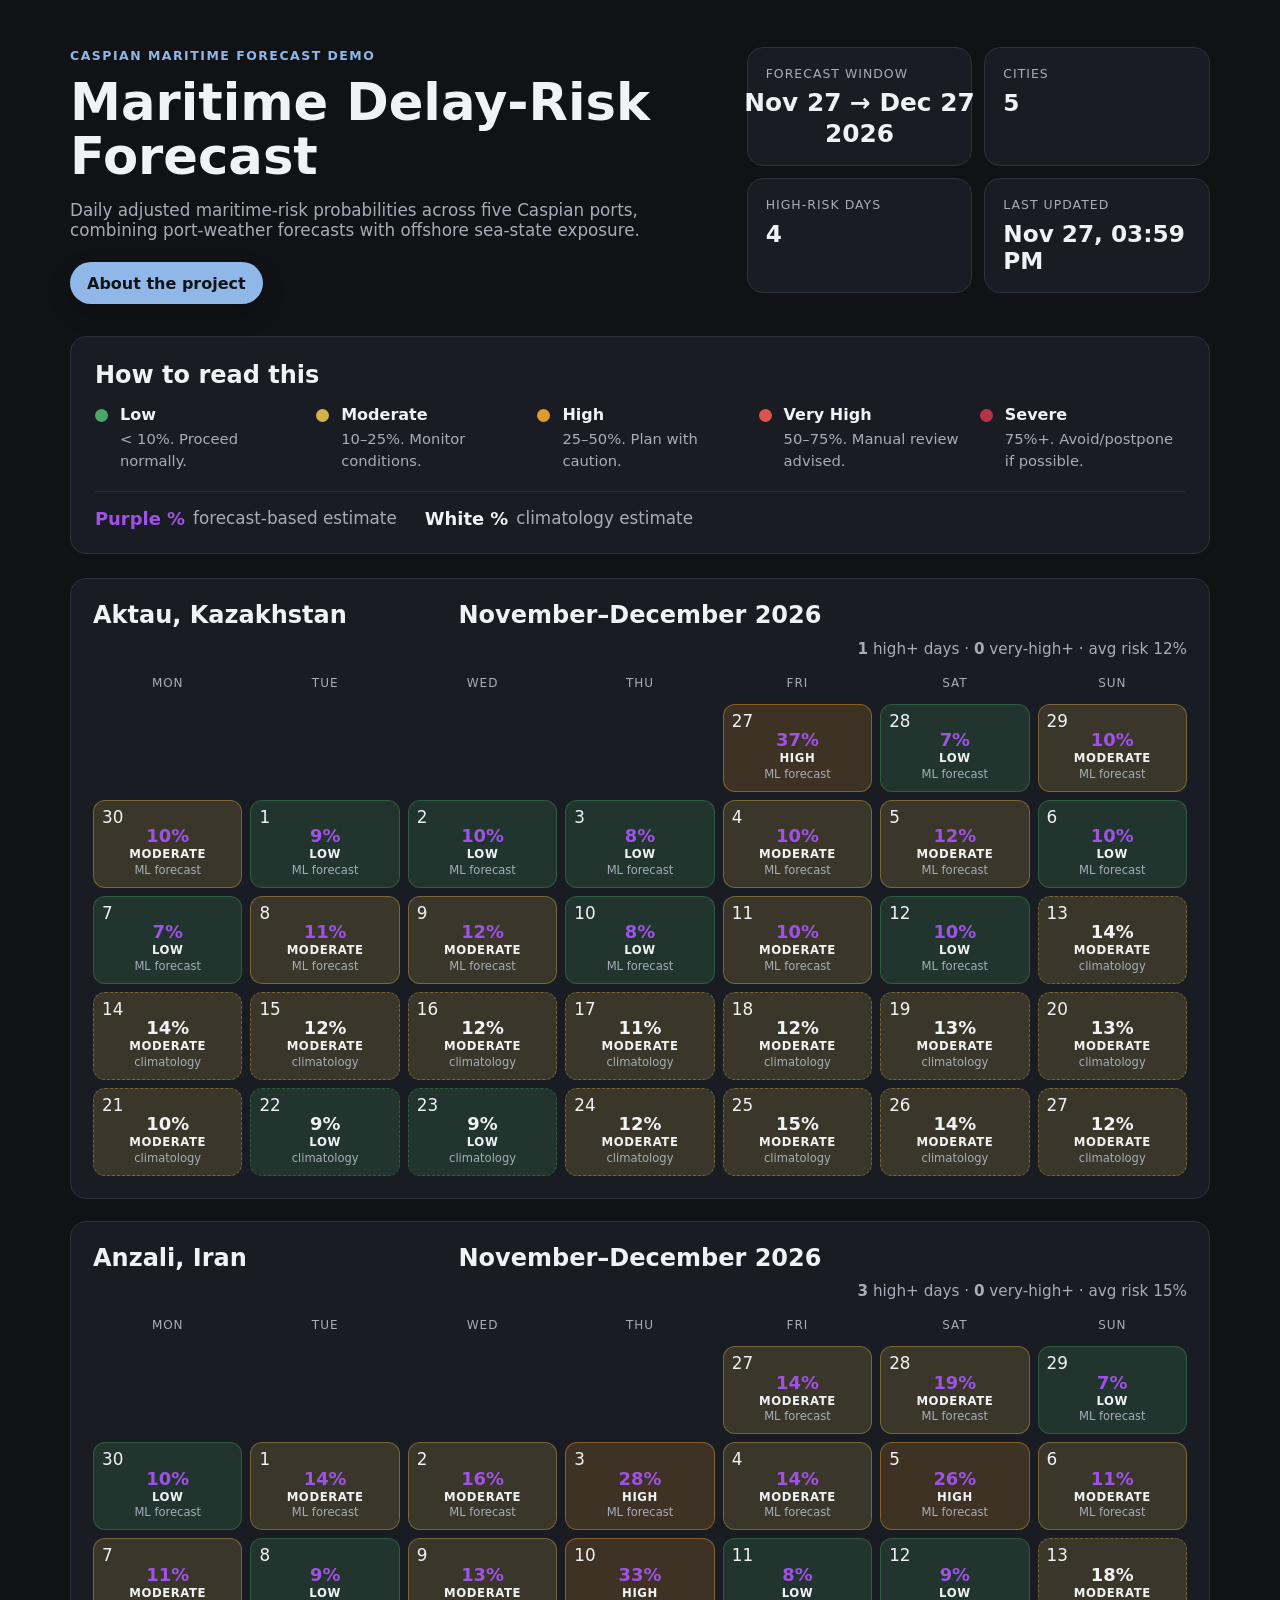
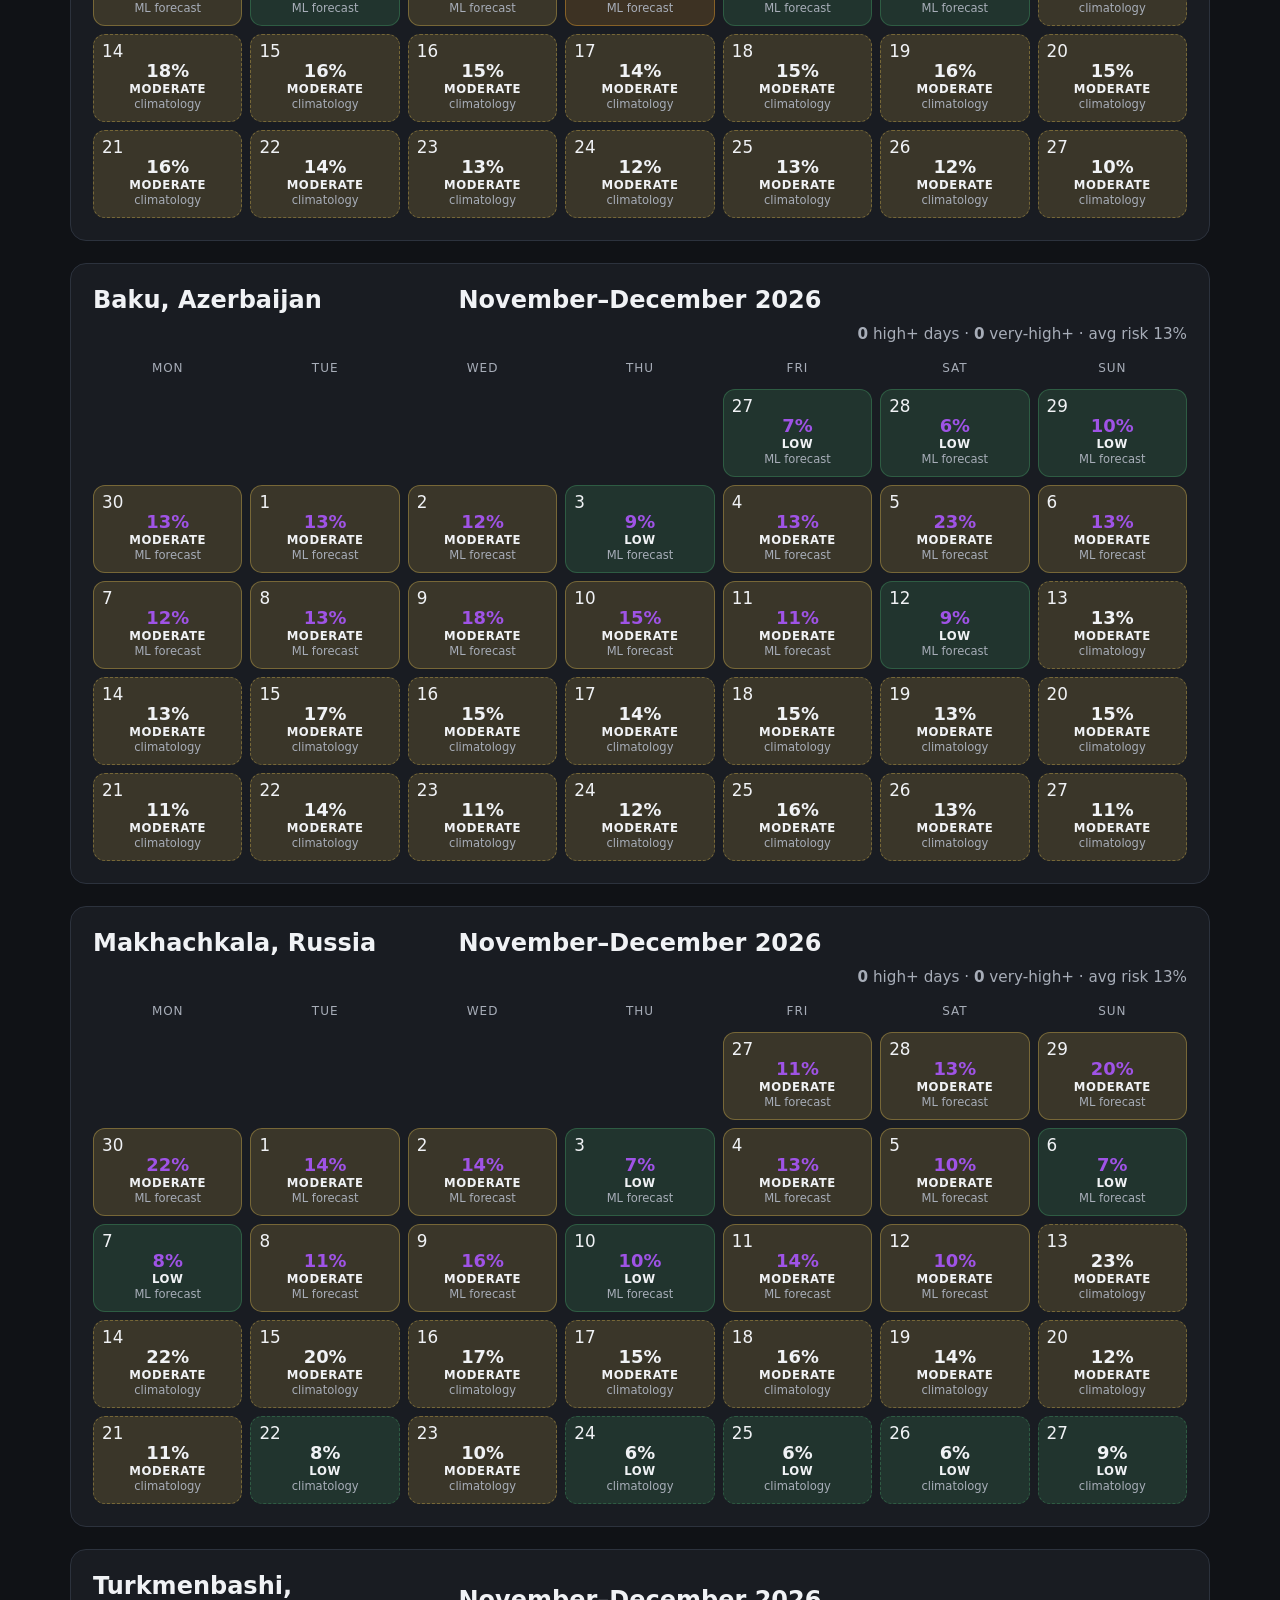
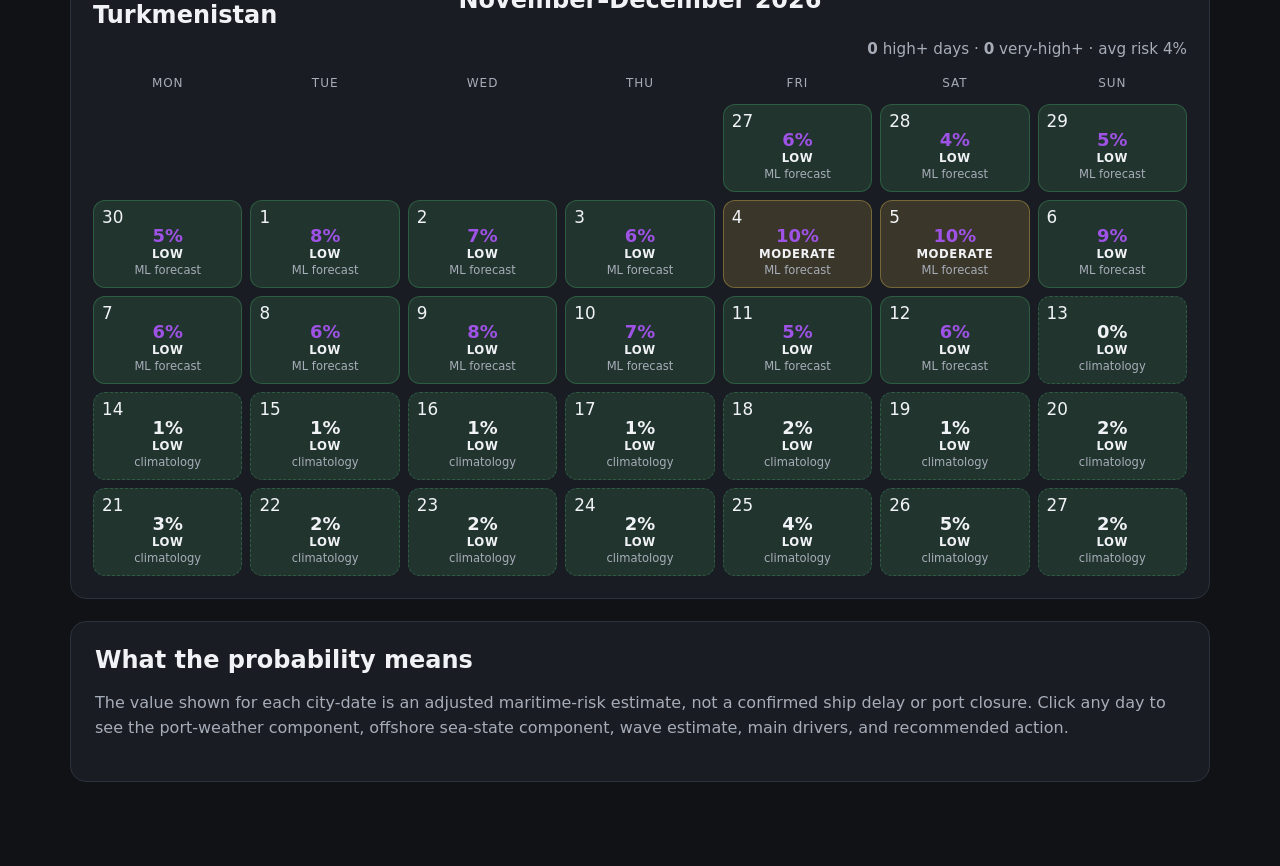
<file: demo/index.html>
<!DOCTYPE html>
<html lang="en">
<head>
  <meta charset="UTF-8" />
  <meta name="viewport" content="width=device-width, initial-scale=1.0" />
  <title>Caspian Maritime Delay-Risk Forecast</title>
  <link rel="stylesheet" href="style.css" />
</head>
<body>
  <main class="page">
    <header class="hero">
      <div>
        <p class="eyebrow">Caspian Maritime Forecast Demo</p>
        <h1>Maritime Delay-Risk Forecast</h1>
        <p class="subtitle">
          Daily adjusted maritime-risk probabilities across five Caspian ports,
          combining port-weather forecasts with offshore sea-state exposure.
        </p>

        <div class="hero-actions">
          <a class="nav-button" href="about.html">About the project</a>
        </div>
      </div>

      <section class="summary-grid">
        <div class="summary-card">
          <span class="label">Forecast window</span>
          <strong id="targetMonth">Loading...</strong>
        </div>
        <div class="summary-card">
          <span class="label">Cities</span>
          <strong id="cityCount">—</strong>
        </div>
        <div class="summary-card">
          <span class="label">High-risk days</span>
          <strong id="highRiskDays">—</strong>
        </div>
        <div class="summary-card">
          <span class="label">Last updated</span>
          <strong id="lastUpdated">—</strong>
        </div>
      </section>
    </header>

    <section class="info-panel">
      <h2>How to read this</h2>

      <div class="legend legend-compact">
        <div class="legend-item">
          <span class="dot low"></span>
          <div>
            <strong>Low</strong>
            <p>&lt; 10%. Proceed normally.</p>
          </div>
        </div>

        <div class="legend-item">
          <span class="dot moderate"></span>
          <div>
            <strong>Moderate</strong>
            <p>10–25%. Monitor conditions.</p>
          </div>
        </div>

        <div class="legend-item">
          <span class="dot high"></span>
          <div>
            <strong>High</strong>
            <p>25–50%. Plan with caution.</p>
          </div>
        </div>

        <div class="legend-item">
          <span class="dot very-high"></span>
          <div>
            <strong>Very High</strong>
            <p>50–75%. Manual review advised.</p>
          </div>
        </div>

        <div class="legend-item">
          <span class="dot severe"></span>
          <div>
            <strong>Severe</strong>
            <p>75%+. Avoid/postpone if possible.</p>
          </div>
        </div>
      </div>

      <div class="source-legend">
        <span class="source-key">
          <strong class="forecast-text">Purple %</strong>
          forecast-based estimate
        </span>

        <span class="source-key">
          <strong class="climatology-text">White %</strong>
          climatology estimate
        </span>
      </div>
    </section>


    <section id="dailyView" class="view"></section>

    <section class="note">
      <h2>What the probability means</h2>
      <p>
        The value shown for each city-date is an adjusted maritime-risk estimate, not a confirmed ship delay or port closure.
        Click any day to see the port-weather component, offshore sea-state component, wave estimate, main drivers, and recommended action.
      </p>
    </section>
  </main>


    <div id="riskModal" class="risk-modal hidden" role="dialog" aria-modal="true" aria-labelledby="riskModalTitle">
      <div class="risk-modal-backdrop" data-modal-close></div>
      <section class="risk-modal-card">
        <button id="riskModalClose" class="risk-modal-close" type="button" aria-label="Close details">×</button>
        <div id="riskModalContent" class="risk-modal-content"></div>
      </section>
    </div>

  <script src="app.js"></script>
</body>
</html>
</file>
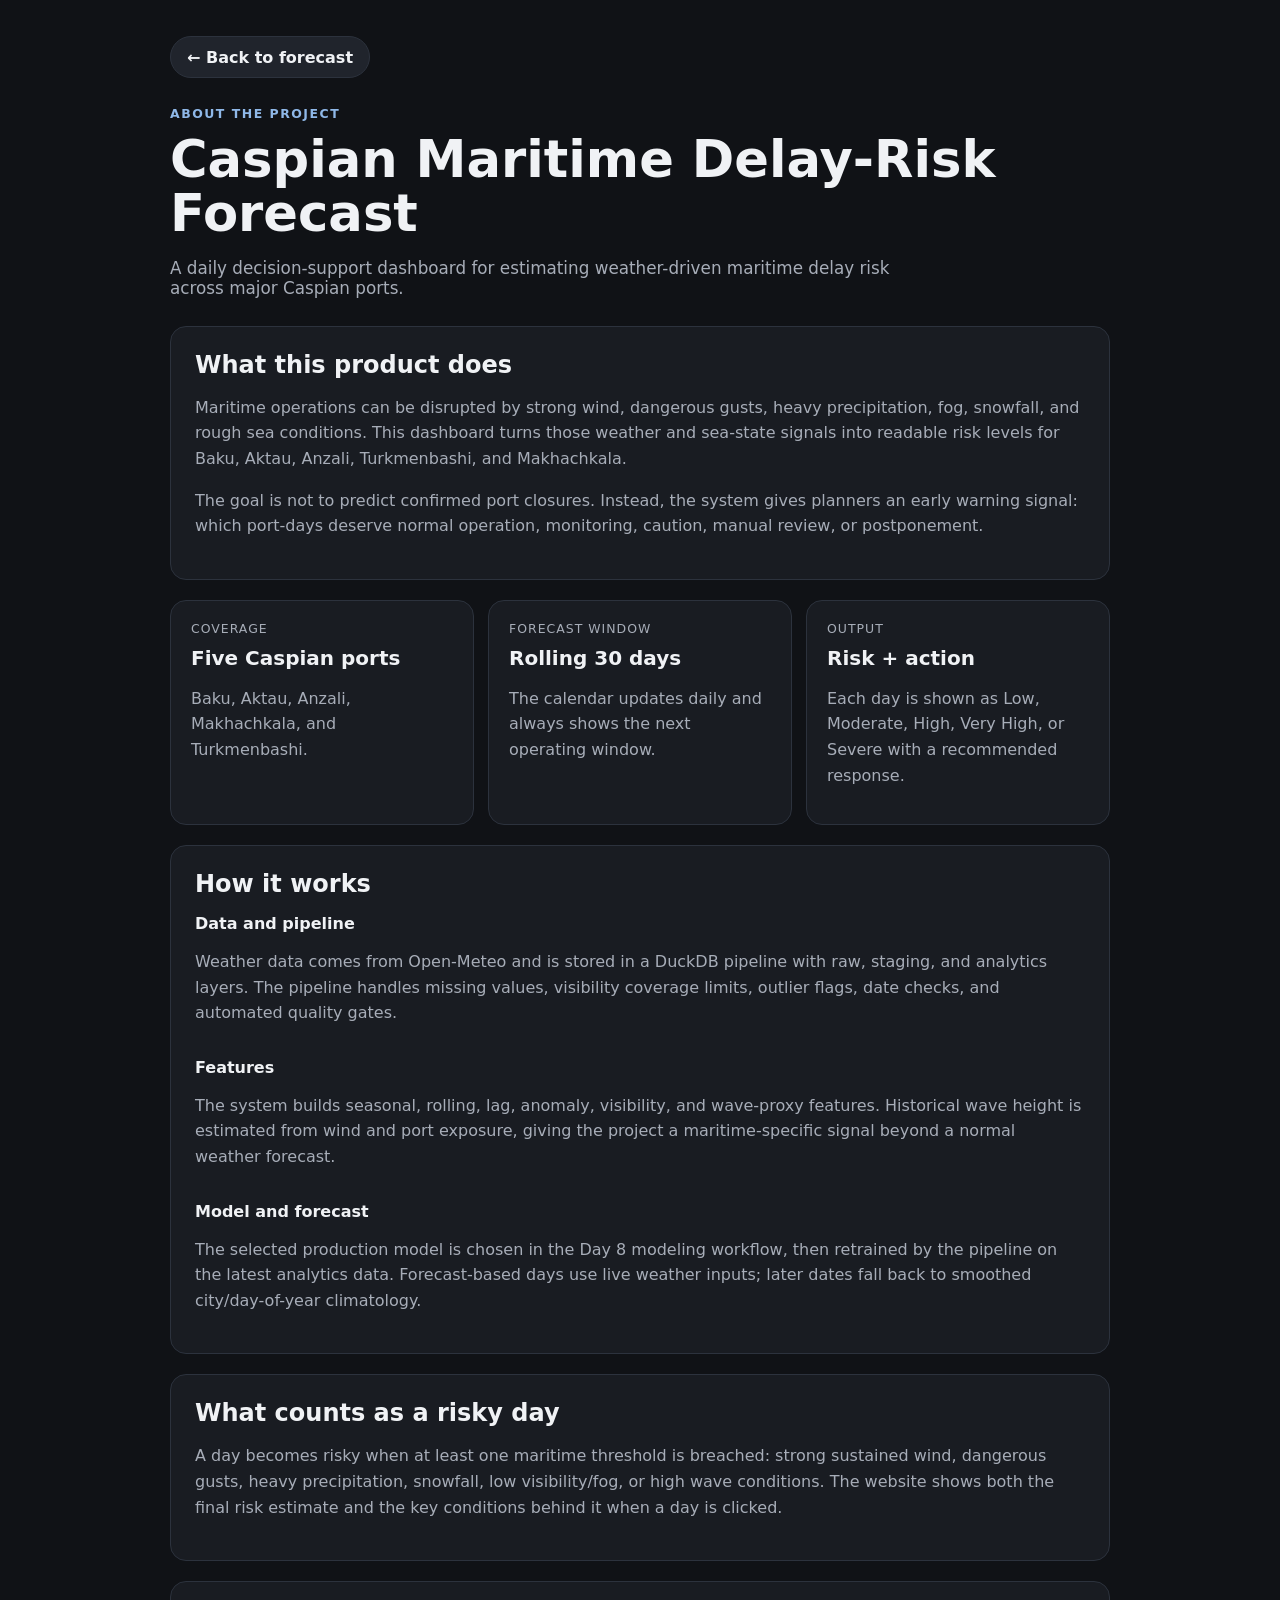
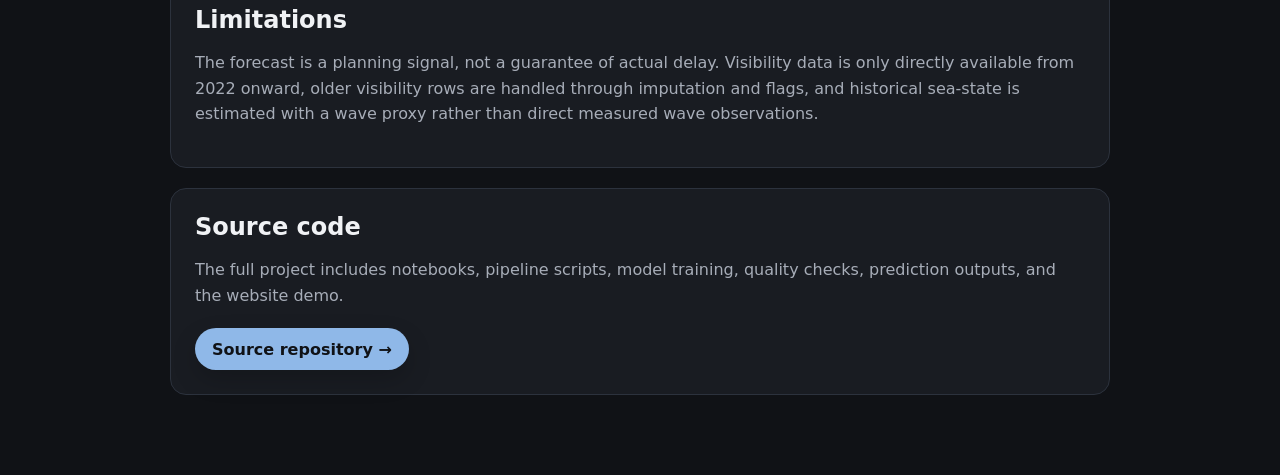
<file: demo/about.html>
<!DOCTYPE html>
<html lang="en">
<head>
  <meta charset="UTF-8" />
  <meta name="viewport" content="width=device-width, initial-scale=1.0" />
  <title>About · Caspian Maritime Delay-Risk Forecast</title>
  <link rel="stylesheet" href="style.css" />
</head>
<body>
  <main class="page about-page">
    <nav class="top-nav">
      <a class="nav-button secondary" href="index.html">← Back to forecast</a>
    </nav>

    <header class="about-hero">
      <p class="eyebrow">About the project</p>
      <h1>Caspian Maritime Delay-Risk Forecast</h1>
      <p class="subtitle">
        A daily decision-support dashboard for estimating weather-driven maritime delay risk across major Caspian ports.
      </p>
    </header>

    <section class="about-panel">
      <h2>What this product does</h2>
      <p>
        Maritime operations can be disrupted by strong wind, dangerous gusts, heavy precipitation, fog, snowfall, and rough sea conditions. This dashboard turns those weather and sea-state signals into readable risk levels for Baku, Aktau, Anzali, Turkmenbashi, and Makhachkala.
      </p>
      <p>
        The goal is not to predict confirmed port closures. Instead, the system gives planners an early warning signal: which port-days deserve normal operation, monitoring, caution, manual review, or postponement.
      </p>
    </section>

    <section class="about-grid">
      <article class="about-card">
        <span class="label">Coverage</span>
        <h2>Five Caspian ports</h2>
        <p>Baku, Aktau, Anzali, Makhachkala, and Turkmenbashi.</p>
      </article>

      <article class="about-card">
        <span class="label">Forecast window</span>
        <h2>Rolling 30 days</h2>
        <p>The calendar updates daily and always shows the next operating window.</p>
      </article>

      <article class="about-card">
        <span class="label">Output</span>
        <h2>Risk + action</h2>
        <p>Each day is shown as Low, Moderate, High, Very High, or Severe with a recommended response.</p>
      </article>
    </section>

    <section class="about-panel">
      <h2>How it works</h2>
      <div class="about-steps">
        <div>
          <strong>Data and pipeline</strong>
          <p>
            Weather data comes from Open-Meteo and is stored in a DuckDB pipeline with raw, staging, and analytics layers. The pipeline handles missing values, visibility coverage limits, outlier flags, date checks, and automated quality gates.
          </p>
        </div>
        <div>
          <strong>Features</strong>
          <p>
            The system builds seasonal, rolling, lag, anomaly, visibility, and wave-proxy features. Historical wave height is estimated from wind and port exposure, giving the project a maritime-specific signal beyond a normal weather forecast.
          </p>
        </div>
        <div>
          <strong>Model and forecast</strong>
          <p>
            The selected production model is chosen in the Day 8 modeling workflow, then retrained by the pipeline on the latest analytics data. Forecast-based days use live weather inputs; later dates fall back to smoothed city/day-of-year climatology.
          </p>
        </div>
      </div>
    </section>

    <section class="about-panel">
      <h2>What counts as a risky day</h2>
      <p>
        A day becomes risky when at least one maritime threshold is breached: strong sustained wind, dangerous gusts, heavy precipitation, snowfall, low visibility/fog, or high wave conditions. The website shows both the final risk estimate and the key conditions behind it when a day is clicked.
      </p>
    </section>

    <section class="about-panel">
      <h2>Limitations</h2>
      <p>
        The forecast is a planning signal, not a guarantee of actual delay. Visibility data is only directly available from 2022 onward, older visibility rows are handled through imputation and flags, and historical sea-state is estimated with a wave proxy rather than direct measured wave observations.
      </p>
    </section>

    <section class="about-panel source-panel">
      <h2>Source code</h2>
      <p>
        The full project includes notebooks, pipeline scripts, model training, quality checks, prediction outputs, and the website demo.
      </p>
      <a class="nav-button" href="https://github.com/AyxanMuxtar/Maritime-delay-risk-prediction" target="_blank" rel="noopener noreferrer">
        Source repository →
      </a>
    </section>
  </main>
</body>
</html>
</file>
<file: demo/style.css>
:root {
  --bg: #101216;
  --panel: #191c22;
  --panel-2: #20242c;
  --border: #2c323d;
  --text: #f0f2f5;
  --muted: #a7adb8;
  --low: #49a66a;
  --moderate: #d3b14f;
  --high: #e09b2d;
  --very-high: #d9574f;
  --severe: #b83246;
  --forecast: #9f53e6;
}

* {
  box-sizing: border-box;
}

body {
  margin: 0;
  background: var(--bg);
  color: var(--text);
  font-family: Inter, system-ui, -apple-system, BlinkMacSystemFont, "Segoe UI", sans-serif;
}

.page {
  max-width: 1180px;
  margin: 0 auto;
  padding: 36px 20px 60px;
}

.hero {
  display: grid;
  grid-template-columns: 1.4fr 1fr;
  gap: 28px;
  align-items: center;
  margin-bottom: 32px;
}

.eyebrow {
  color: #8fb8e8;
  text-transform: uppercase;
  letter-spacing: 0.12em;
  font-size: 0.78rem;
  font-weight: 700;
}

h1 {
  margin: 8px 0 12px;
  font-size: clamp(2rem, 4vw, 3.5rem);
  line-height: 1.05;
}

h2 {
  margin: 0 0 16px;
}

.subtitle {
  color: var(--muted);
  font-size: 1.05rem;
  max-width: 760px;
}

.summary-grid {
  display: grid;
  grid-template-columns: repeat(2, minmax(0, 1fr));
  gap: 12px;
}

.summary-card,
.info-panel,
.note,
.city-card {
  background: var(--panel);
  border: 1px solid var(--border);
  border-radius: 16px;
}

.summary-card {
  padding: 18px;
}

.summary-card .label,
.component-card .label,
.action-card .label {
  display: block;
  color: var(--muted);
  font-size: 0.78rem;
  text-transform: uppercase;
  letter-spacing: 0.08em;
  margin-bottom: 8px;
}

.summary-card strong {
  font-size: 1.45rem;
}

#targetMonth {
  display: flex;
  flex-direction: column;
  align-items: center;
  gap: 3px;
  line-height: 1.1;
  text-align: center;
}

.window-dates,
.window-year {
  display: block;
  font-size: 1.55rem;
  font-weight: 800;
  white-space: nowrap;
}

.info-panel,
.note {
  padding: 24px;
  margin-bottom: 24px;
}

.legend {
  display: grid;
  grid-template-columns: repeat(5, minmax(0, 1fr));
  gap: 16px;
}

.legend-item {
  display: flex;
  gap: 12px;
  align-items: flex-start;
}

.legend-item p {
  margin: 4px 0 0;
  color: var(--muted);
  line-height: 1.45;
  font-size: 0.92rem;
}

.dot {
  width: 13px;
  height: 13px;
  border-radius: 999px;
  margin-top: 4px;
  flex: 0 0 auto;
}

.low { background: var(--low); }
.moderate { background: var(--moderate); }
.elevated { background: var(--moderate); }
.high { background: var(--high); }
.very-high { background: var(--very-high); }
.severe { background: var(--severe); }

.source-legend {
  margin-top: 20px;
  padding-top: 16px;
  border-top: 1px solid var(--border);
  display: flex;
  gap: 28px;
  flex-wrap: wrap;
  color: var(--muted);
  font-size: 1.05rem;
}

.source-key {
  display: inline-flex;
  align-items: center;
  gap: 8px;
}

.source-key strong {
  font-size: 1.12rem;
}

.forecast-text {
  color: var(--forecast);
}

.climatology-text {
  color: var(--text);
}

.hidden {
  display: none !important;
}

body.modal-open {
  overflow: hidden;
}

.risk-modal {
  position: fixed;
  inset: 0;
  z-index: 1000;
  display: grid;
  place-items: center;
  padding: 22px;
}

.risk-modal-backdrop {
  position: absolute;
  inset: 0;
  background: rgba(5, 7, 11, 0.72);
  backdrop-filter: blur(4px);
}

.risk-modal-card {
  position: relative;
  z-index: 1;
  width: min(820px, 100%);
  max-height: min(86vh, 720px);
  overflow-y: auto;
  background: var(--panel);
  border: 1px solid var(--border);
  border-radius: 20px;
  padding: 26px;
  box-shadow: 0 24px 80px rgba(0, 0, 0, 0.45);
}

.risk-modal-close {
  position: absolute;
  top: 14px;
  right: 14px;
  width: 38px;
  height: 38px;
  border-radius: 999px;
  display: grid;
  place-items: center;
  padding: 0;
  font-size: 1.35rem;
  line-height: 1;
  background: var(--panel-2);
  color: var(--text);
  border: 1px solid var(--border);
  cursor: pointer;
}

.risk-modal-content {
  padding-right: 26px;
}

.day.selected {
  outline: 2px solid #8fb8e8;
  outline-offset: 2px;
}

.detail-header {
  display: flex;
  justify-content: space-between;
  gap: 18px;
  align-items: center;
  margin-bottom: 18px;
}

.detail-header h2 {
  margin: 0;
}

.detail-score {
  min-width: 135px;
  border-radius: 14px;
  padding: 12px 16px;
  text-align: center;
}

.detail-score span {
  display: block;
  color: var(--text);
  font-size: 0.85rem;
  font-weight: 800;
  text-transform: uppercase;
  letter-spacing: 0.08em;
}

.detail-score strong {
  display: block;
  font-size: 2.1rem;
  line-height: 1;
  margin-top: 4px;
}

.detail-score.low,
.action-card.low {
  background: rgba(73, 166, 106, 0.18);
  border-color: rgba(73, 166, 106, 0.35);
}

.detail-score.moderate,
.action-card.moderate {
  background: rgba(211, 177, 79, 0.18);
  border-color: rgba(211, 177, 79, 0.38);
}

.detail-score.high,
.action-card.high {
  background: rgba(224, 155, 45, 0.18);
  border-color: rgba(224, 155, 45, 0.45);
}

.detail-score.very-high,
.action-card.very-high {
  background: rgba(217, 87, 79, 0.20);
  border-color: rgba(217, 87, 79, 0.45);
}

.detail-score.severe,
.action-card.severe {
  background: rgba(184, 50, 70, 0.25);
  border-color: rgba(184, 50, 70, 0.55);
}

.action-card {
  border: 1px solid var(--border);
  border-radius: 14px;
  padding: 16px;
  margin-bottom: 16px;
}

.action-card strong {
  display: block;
  font-size: 1.45rem;
  line-height: 1.15;
}

.risk-components {
  display: grid;
  grid-template-columns: repeat(4, minmax(0, 1fr));
  gap: 12px;
  margin-bottom: 16px;
}

.risk-components.has-raw-score {
  grid-template-columns: repeat(5, minmax(0, 1fr));
}

.component-card {
  background: #151820;
  border: 1px solid var(--border);
  border-radius: 14px;
  padding: 16px;
}

.component-card.primary-card {
  border-color: rgba(159, 83, 230, 0.45);
}

.component-card.muted-card {
  opacity: 0.86;
}

.component-card strong {
  display: block;
  font-size: 1.7rem;
  line-height: 1;
}

.component-card p {
  color: var(--muted);
  margin: 8px 0 0;
  line-height: 1.35;
}

.detail-reason,
.note p {
  color: var(--muted);
  line-height: 1.6;
}

.detail-reason strong {
  color: var(--text);
}

.city-card {
  padding: 22px;
  margin-bottom: 22px;
}

.city-header {
  display: grid;
  grid-template-columns: 1fr;
  gap: 10px;
  margin-bottom: 18px;
}

.city-title-row {
  display: grid;
  grid-template-columns: 1fr auto 1fr;
  align-items: center;
}

.city-name {
  grid-column: 1;
  justify-self: start;
  margin: 0;
}

.city-months {
  grid-column: 2;
  justify-self: center;
  margin: 0;
  color: var(--text);
}

.city-name,
.city-months {
  font-size: 1.5rem;
  font-weight: 700;
  line-height: 1.2;
}

.city-stats {
  color: var(--muted);
  font-size: 0.95rem;
  justify-self: end;
}

.calendar {
  display: grid;
  grid-template-columns: repeat(7, minmax(0, 1fr));
  gap: 8px;
}

.weekday {
  color: var(--muted);
  font-size: 0.75rem;
  text-align: center;
  text-transform: uppercase;
  letter-spacing: 0.08em;
  padding-bottom: 6px;
}

.day {
  min-height: 88px;
  border: 1px solid var(--border);
  border-radius: 12px;
  padding: 8px;
  background: #151820;
  display: grid;
  grid-template-rows: auto 1fr;
  cursor: pointer;
}

.day.empty {
  border: none;
  background: transparent;
  cursor: default;
}

.day.low {
  background: rgba(73, 166, 106, 0.18);
  border-color: rgba(73, 166, 106, 0.35);
}

.day.moderate {
  background: rgba(211, 177, 79, 0.18);
  border-color: rgba(211, 177, 79, 0.40);
}

.day.high {
  background: rgba(224, 155, 45, 0.18);
  border-color: rgba(224, 155, 45, 0.45);
}

.day.very-high {
  background: rgba(217, 87, 79, 0.20);
  border-color: rgba(217, 87, 79, 0.45);
}

.day.severe {
  background: rgba(184, 50, 70, 0.25);
  border-color: rgba(184, 50, 70, 0.55);
}

.day.climatology {
  border-style: dashed;
}

.day-number {
  font-weight: 500;
  font-size: 1.05rem;
  line-height: 1;
  color: var(--text);
}

.day-main {
  display: flex;
  flex-direction: column;
  align-items: center;
  justify-content: center;
  gap: 3px;
  text-align: center;
}

.prob {
  font-size: clamp(1rem, 1.4vw, 1.25rem);
  font-weight: 800;
  line-height: 1;
}

.day .prob {
  color: var(--forecast);
}

.day.climatology .prob {
  color: var(--text);
}

.risk-word {
  color: var(--text);
  font-size: 0.73rem;
  font-weight: 800;
  text-transform: uppercase;
  letter-spacing: 0.05em;
  line-height: 1.05;
}

.source {
  color: var(--muted);
  font-size: 0.72rem;
  line-height: 1.15;
}

@media (max-width: 960px) {
  .legend {
    grid-template-columns: repeat(2, minmax(0, 1fr));
  }

  .risk-components,
  .risk-components.has-raw-score {
    grid-template-columns: repeat(2, minmax(0, 1fr));
  }
}

@media (max-width: 860px) {
  .hero {
    grid-template-columns: 1fr;
  }

  .detail-header {
    flex-direction: column;
    align-items: flex-start;
  }

  .city-title-row {
    grid-template-columns: 1fr;
    gap: 4px;
  }

  .city-months {
    grid-column: 1;
    justify-self: start;
  }

  .city-stats {
    justify-self: start;
  }

  .calendar {
    gap: 5px;
  }
}

@media (max-width: 560px) {
  .risk-modal {
    align-items: end;
    padding: 0;
  }

  .risk-modal-card {
    width: 100%;
    max-height: 88vh;
    border-radius: 20px 20px 0 0;
    padding: 22px 18px 20px;
  }

  .risk-modal-content {
    padding-right: 0;
  }

  .risk-modal-close {
    top: 10px;
    right: 10px;
  }

  .summary-grid,
  .legend,
  .risk-components,
  .risk-components.has-raw-score {
    grid-template-columns: 1fr;
  }

  .source-legend {
    gap: 12px;
    font-size: 0.95rem;
  }

  .calendar {
    grid-template-columns: repeat(7, minmax(38px, 1fr));
  }

  .day {
    min-height: 64px;
    padding: 6px;
  }

  .day-number {
    font-size: 0.85rem;
  }

  .prob {
    font-size: 0.85rem;
  }

  .risk-word,
  .source {
    display: none;
  }
}

/* About page / navigation */
.hero-actions {
  margin-top: 22px;
}

.nav-button {
  display: inline-flex;
  align-items: center;
  justify-content: center;
  min-height: 42px;
  padding: 10px 16px;
  border-radius: 999px;
  background: #8fb8e8;
  color: #101216;
  font-weight: 800;
  text-decoration: none;
  border: 1px solid rgba(143, 184, 232, 0.65);
  box-shadow: 0 10px 24px rgba(0, 0, 0, 0.18);
}

.nav-button:hover {
  filter: brightness(1.05);
}

.nav-button.secondary {
  background: var(--panel-2);
  color: var(--text);
  border-color: var(--border);
  box-shadow: none;
}

.top-nav {
  margin-bottom: 28px;
}

.about-page {
  max-width: 980px;
}

.about-hero {
  margin-bottom: 28px;
}

.about-panel,
.about-card {
  background: var(--panel);
  border: 1px solid var(--border);
  border-radius: 16px;
}

.about-panel {
  padding: 24px;
  margin-bottom: 20px;
}

.about-panel p,
.about-card p {
  color: var(--muted);
  line-height: 1.6;
}

.about-grid {
  display: grid;
  grid-template-columns: repeat(3, minmax(0, 1fr));
  gap: 14px;
  margin-bottom: 20px;
}

.about-card {
  padding: 20px;
}

.about-card .label {
  display: block;
  color: var(--muted);
  font-size: 0.78rem;
  text-transform: uppercase;
  letter-spacing: 0.08em;
  margin-bottom: 10px;
}

.about-card h2 {
  font-size: 1.25rem;
  margin-bottom: 8px;
}

.about-steps {
  display: grid;
  gap: 16px;
}

.about-steps strong {
  display: block;
  margin-bottom: 4px;
}

@media (max-width: 760px) {
  .about-grid {
    grid-template-columns: 1fr;
  }
}


.source-panel .nav-button {
  margin-top: 4px;
}

.about-panel p + p {
  margin-top: 10px;
}
</file>
